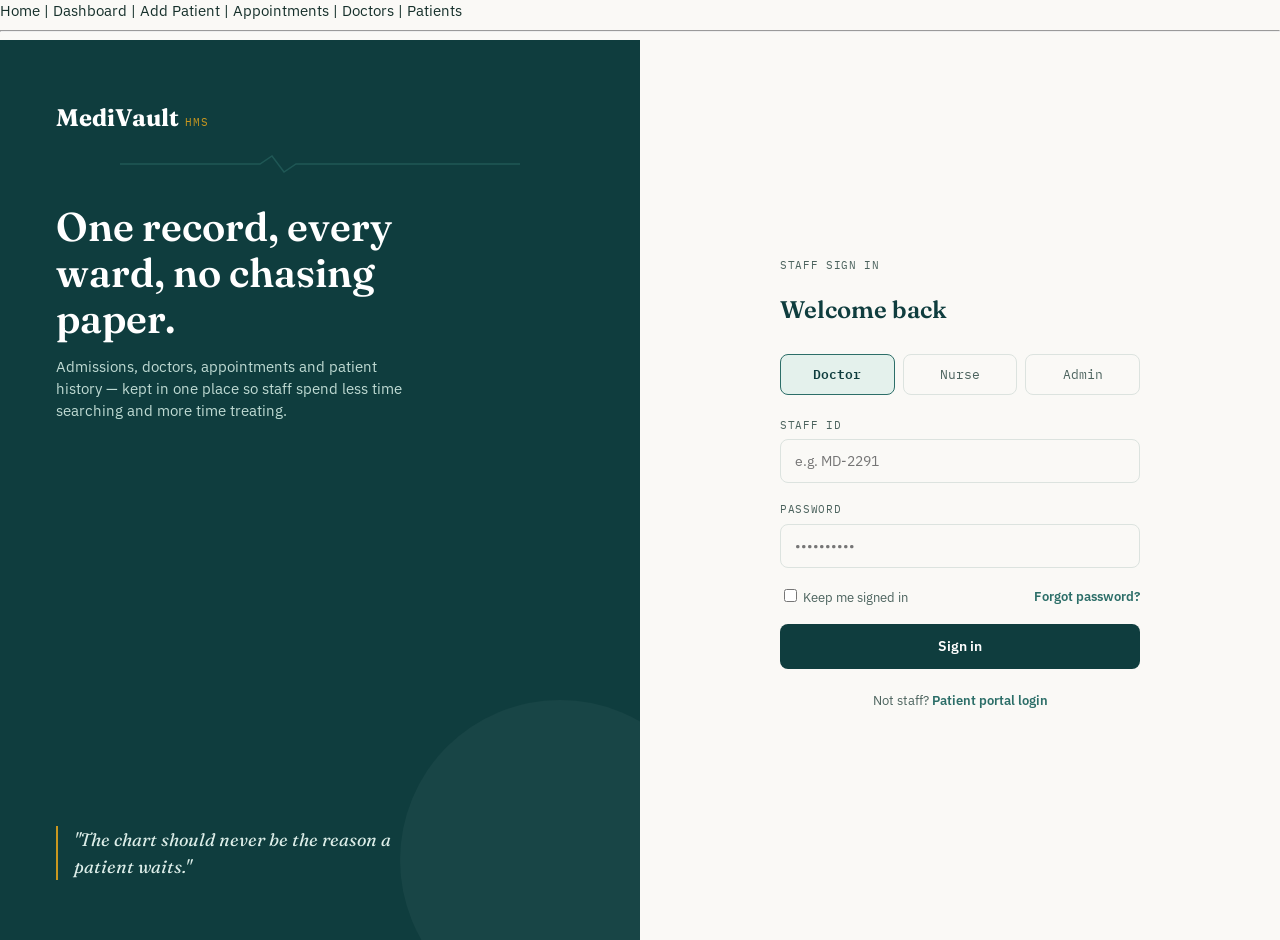
<file: ProjectIIIS/index.html>
<!DOCTYPE html>
<html lang="en">
<head>
<meta charset="UTF-8">
<meta name="viewport" content="width=device-width, initial-scale=1.0">
<title>MediVault — Sign In</title>
<link rel="stylesheet" href="style.css">
</head>
<body>
  <nav>
    <a href="index.html">Home</a> | 
    <a href="dashboard.html">Dashboard</a> | 
    <a href="add-patient.html">Add Patient</a> | 
    <a href="appointments.html">Appointments</a> | 
    <a href="doctors.html">Doctors</a> | 
    <a href="patients.html">Patients</a>
</nav>
<hr>

<div class="auth-shell">

  <!-- Left panel -->
  <div class="auth-side">
    <div>
      <div class="brand">
        <span class="brand-mark">MediVault</span>
        <span class="brand-suffix">HMS</span>
      </div>

      <svg class="pulse-divider" viewBox="0 0 400 20" style="margin:18px 0 30px 0;">
        <path d="M0,10 L140,10 L152,2 L164,18 L176,10 L400,10" />
      </svg>

      <h1>One record, every ward, no chasing paper.</h1>
      <p>Admissions, doctors, appointments and patient history — kept in one place so staff spend less time searching and more time treating.</p>
    </div>

    <div class="auth-quote">
      "The chart should never be the reason a patient waits."
    </div>
  </div>

  <!-- Right panel: form -->
  <div class="auth-form-wrap">
    <div class="auth-form">
      <span class="field-label" style="margin-bottom:18px; display:block;">Staff sign in</span>
      <h2 style="font-size:24px; margin-bottom:26px;">Welcome back</h2>

      <div class="role-toggle">
        <div class="role-option selected">Doctor</div>
        <div class="role-option">Nurse</div>
        <div class="role-option">Admin</div>
      </div>

      <div class="field-group">
        <label class="field-label" for="staff-id">Staff ID</label>
        <input class="field-input" type="text" id="staff-id" placeholder="e.g. MD-2291">
      </div>

      <div class="field-group">
        <label class="field-label" for="password">Password</label>
        <input class="field-input" type="password" id="password" placeholder="••••••••••">
      </div>

      <div class="field-group" style="display:flex; align-items:center; justify-content:space-between; font-size:12.5px; color:var(--ink-soft);">
        <label><input type="checkbox"> Keep me signed in</label>
        <a href="#" style="color:var(--teal-mid); font-weight:600;">Forgot password?</a>
      </div>

      <a href="dashboard.html" class="btn btn-primary btn-block">Sign in</a>

      <p class="auth-footnote">Not staff? <a href="#" style="color:var(--teal-mid); font-weight:600;">Patient portal login</a></p>
      
  
    </div>
  </div>

</div>

</body>
</html>
</file>
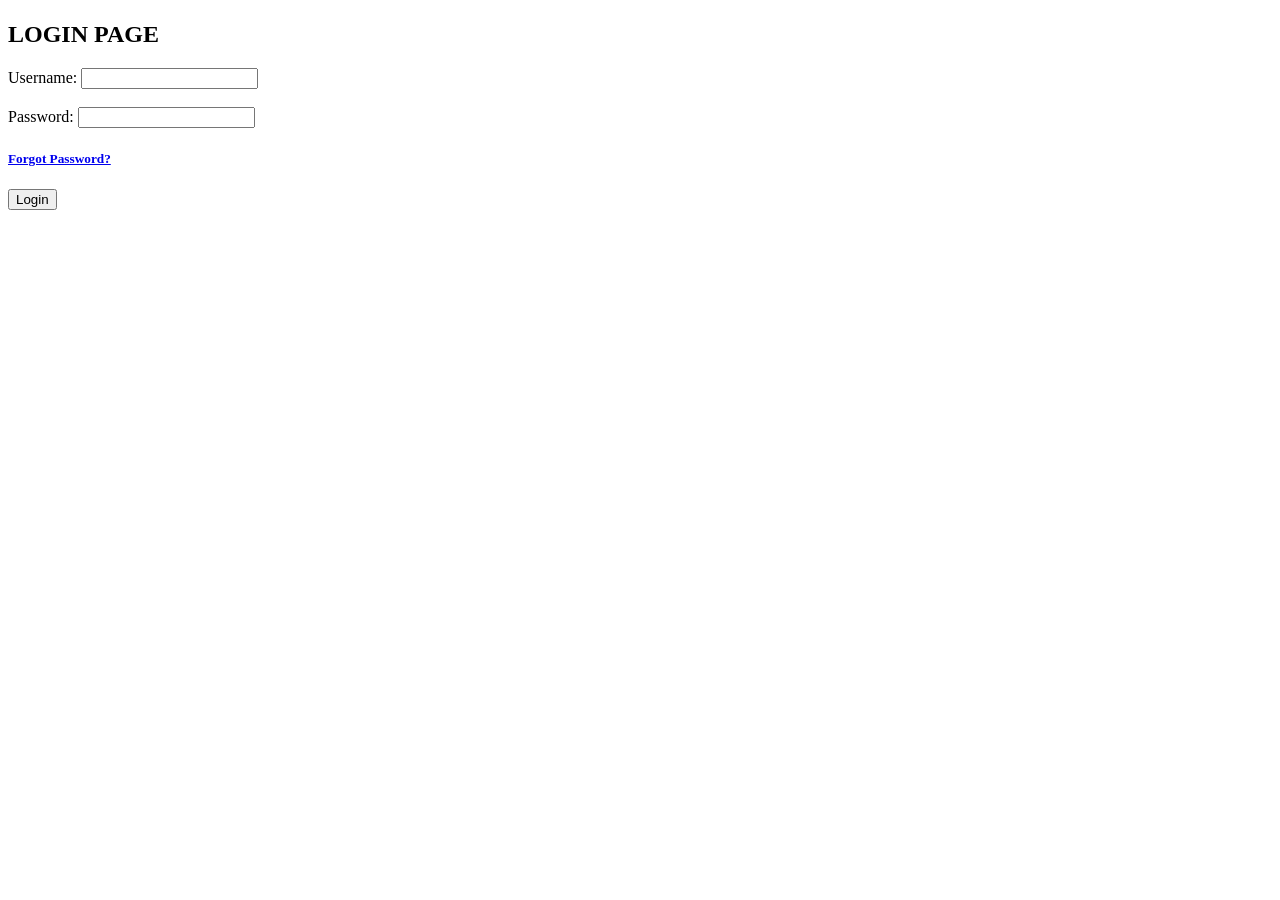
<file: login_Page.html>
<!DOCTYPE html>
<html lang="en">
<head>
    <meta charset="UTF-8">
    <meta name="viewport" content="width=device-width, initial-scale=1.0">
    <title><h1>Time-Table</title></head><h1>
</head>

<body>
<H2> LOGIN PAGE </H2>
<FORM>
    
    <label for="username" placeholder="Enter your username">Username:</label>
    <input type="text" id="username" name="username" required><br><br>

    <label for="password" placeholder="Enter your password">Password:</label>
    <input type="password" id="password" name="password" required><br>
    <h5> <a href="forgot_password.html">Forgot Password?</a></h5>

    <button type="submit">Login</button>

</FORM>
<br><br>
    
</body>
</html>
</HTML>
</file>
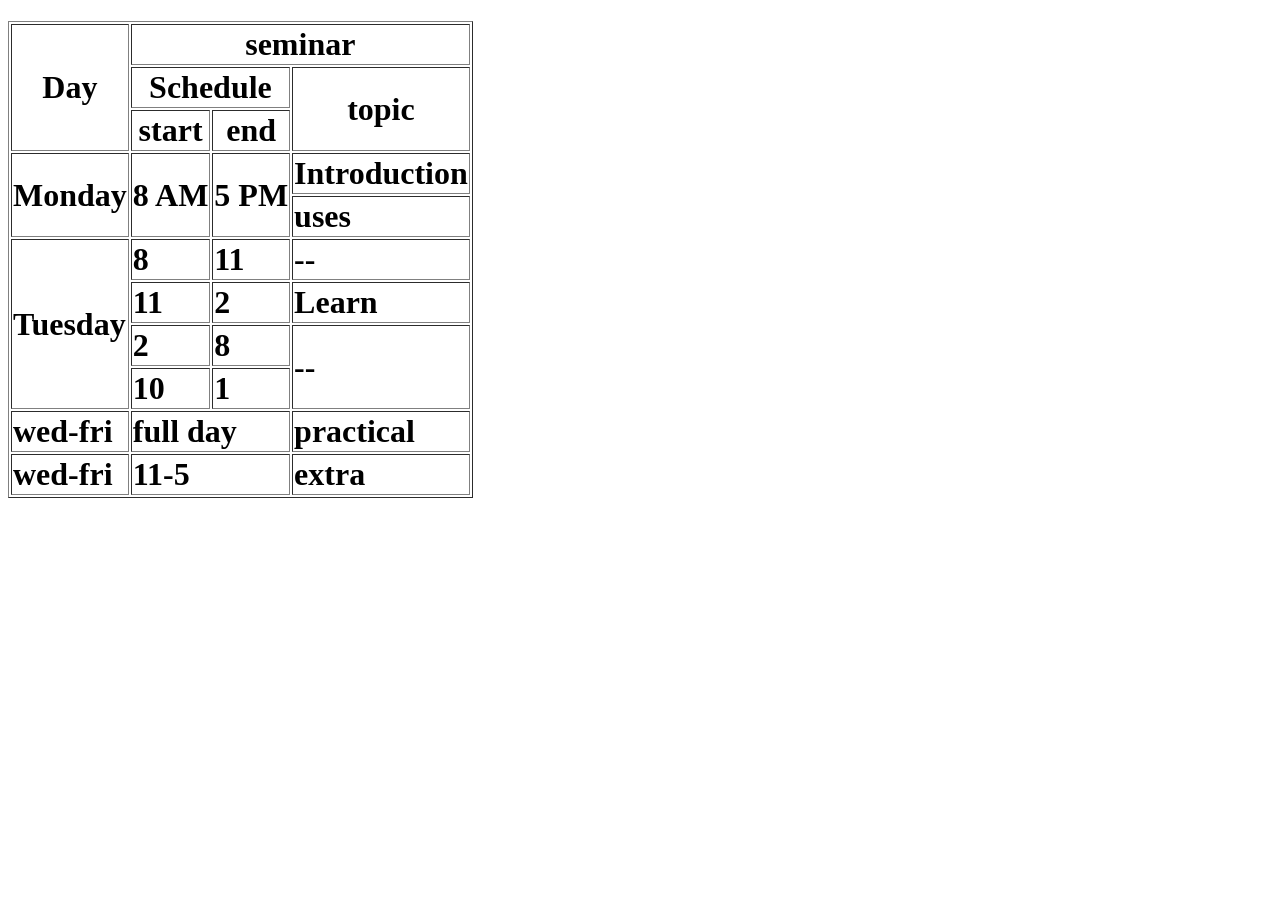
<file: table.htm>
<!DOCTYPE html>
<html lang="en">
<head>
    <meta charset="UTF-8">
    <meta name="viewport" content="width=device-width, initial-scale=1.0">
    <title><h1>Time-Table</title></head><h1>
</head>

<body>
    <table border="1">
        <tr>
            <th rowspan="3">Day</th>
            <th colspan ="3">seminar</th>
        </tr>

        <tr>
            <th colspan="2">Schedule</th>
            <th rowspan="2">topic</th>
        </tr>
<tr>
    <th> start</th>
    <th> end</th>
</tr>

<tr>
    <td rowspan="2">Monday</td>
    <td rowspan="2"> 8 AM</td>
    <td rowspan="2"> 5 PM</td>
    <td>Introduction</td>
</tr>
<tr>
    <td> uses</td>
</tr>

<tr>
    <td rowspan ="4">Tuesday</td>
    <td>8</td>
    <td>11</td>
    <td>--</td>
</tr>
<tr>
    <td>11</td>
    <td>2</td>
    <td>Learn</td>
</tr>
<tr>
    <td>2</td>
    <td>8</td>
    <td rowspan="2">--</td>
</tr>
<tr>
    <Td>10</Td>
    <Td>1</Td>
</tr>

<tr>
    <td>wed-fri</td>
    <td colspan="2">full day</td>
    <td> practical</td>
</tr>
<tr>
    <td>wed-fri</td>
    <td colspan ="2">11-5</td>
    <td>extra</td></td>
</tr>


    </table>
    
</body>
</html>
</file>
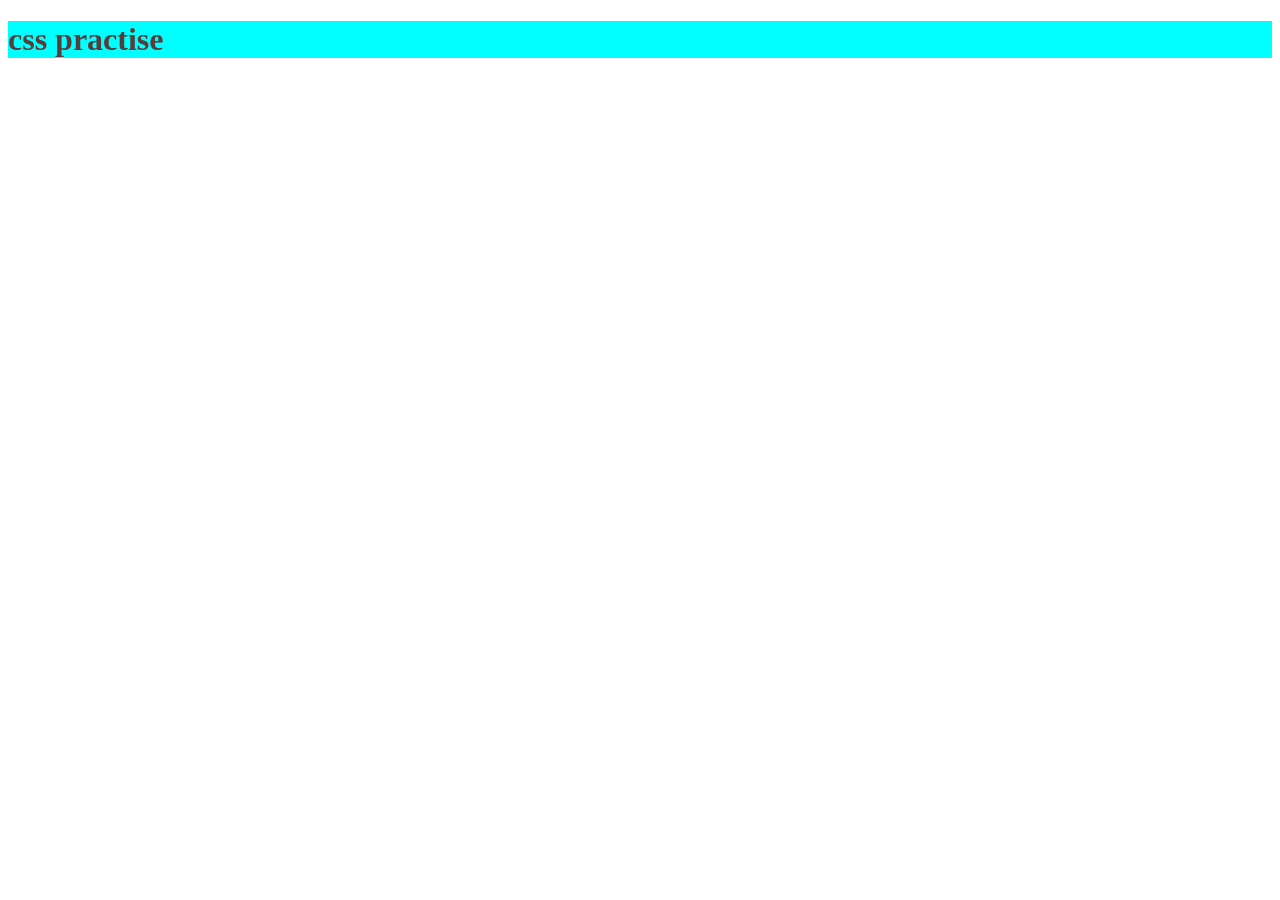
<file: css/practise_2.htm>
<!DOCTYPE html>
<html lang="en">
<head>
    <meta charset="UTF-8">
    <meta name="viewport" content="width=device-width, initial-scale=1.0">
    <title>css practise </title>
    <style>
         h1 {
            color: rgba(114, 3, 3, 0.767);
            background-color: rgb(0, 255, 255);
            

                  }    
                  </style>
</head>
<body>
    <h1>css practise</h1>
</body>
</html>
</file>
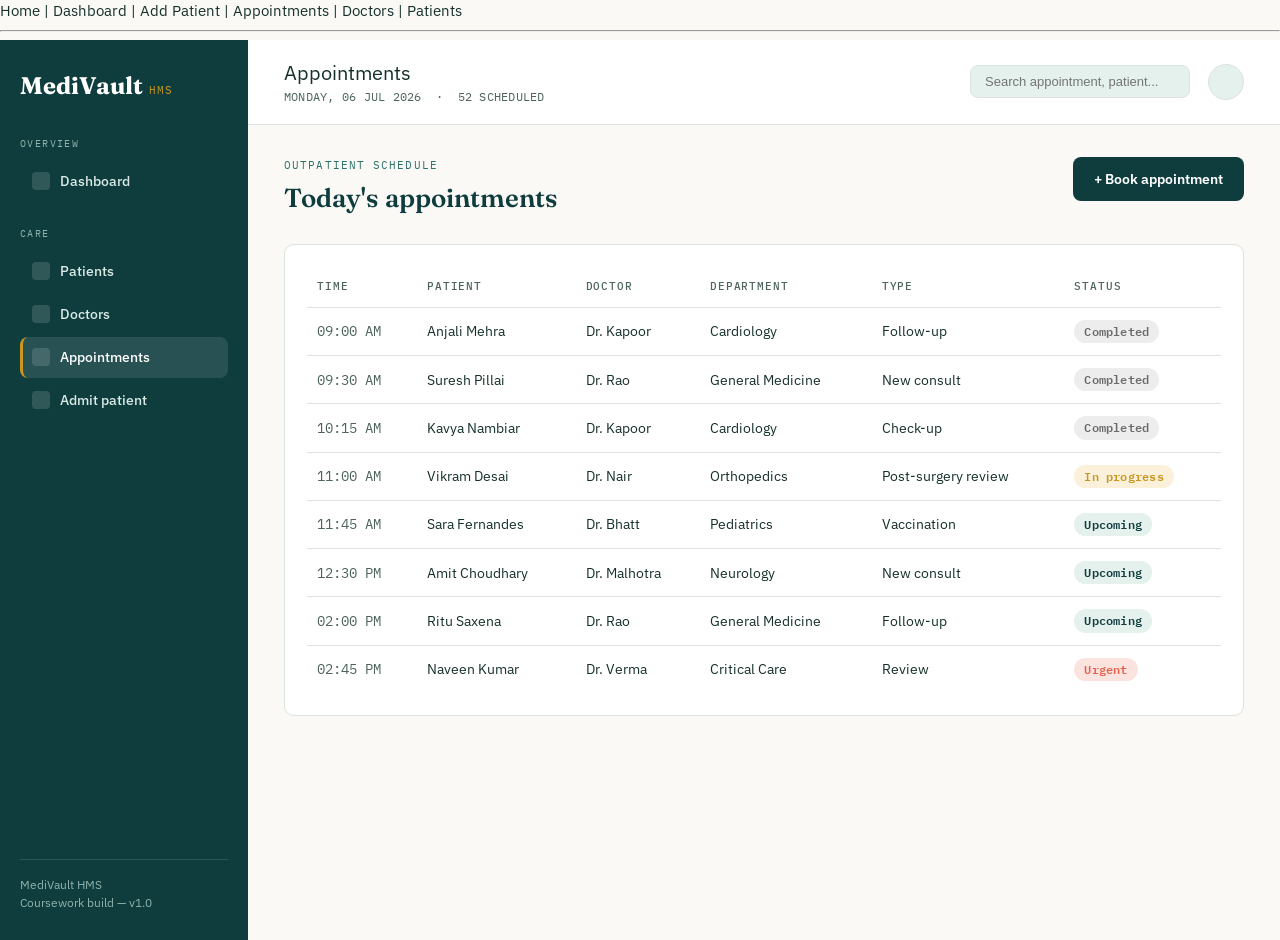
<file: ProjectIIIS/appointments.html>
<!DOCTYPE html>
<html lang="en">
<head>
<meta charset="UTF-8">
<meta name="viewport" content="width=device-width, initial-scale=1.0">
<title>MediVault — Appointments</title>
<link rel="stylesheet" href="style.css">
</head>
<body>
  <nav>
    <a href="index.html">Home</a> | 
    <a href="dashboard.html">Dashboard</a> | 
    <a href="add-patient.html">Add Patient</a> | 
    <a href="appointments.html">Appointments</a> | 
    <a href="doctors.html">Doctors</a> | 
    <a href="patients.html">Patients</a>
</nav>
<hr>

<div class="shell">

  <aside class="sidebar">
    <div class="brand">
      <span class="brand-mark">MediVault</span>
      <span class="brand-suffix">HMS</span>
    </div>

    <nav>
      <div class="nav-group-label">Overview</div>
      <ul class="nav-list">
        <li><a href="dashboard.html"><span class="nav-icon"></span>Dashboard</a></li>
      </ul>

      <div class="nav-group-label">Care</div>
      <ul class="nav-list">
        <li><a href="patients.html"><span class="nav-icon"></span>Patients</a></li>
        <li><a href="doctors.html"><span class="nav-icon"></span>Doctors</a></li>
        <li><a href="appointments.html" class="active"><span class="nav-icon"></span>Appointments</a></li>
        <li><a href="add-patient.html"><span class="nav-icon"></span>Admit patient</a></li>
      </ul>
    </nav>

    <div class="sidebar-footer">
      MediVault HMS<br>Coursework build — v1.0
    </div>
  </aside>

  <div class="main">
    <header class="topbar">
      <div>
        <div class="topbar-title">Appointments</div>
        <div class="topbar-sub">MONDAY, 06 JUL 2026 &nbsp;·&nbsp; 52 SCHEDULED</div>
      </div>
      <div class="topbar-right">
        <input class="search-box" type="text" placeholder="Search appointment, patient...">
        <div class="avatar-chip"><div class="avatar-circle"></div></div>
      </div>
    </header>

    <main class="content">

      <div class="page-header">
        <div>
          <span class="eyebrow">Outpatient schedule</span>
          <h1 style="font-size:26px;">Today's appointments</h1>
        </div>
        <a href="#" class="btn btn-primary">+ Book appointment</a>
      </div>

      <div class="card">
        <table>
          <thead>
            <tr>
              <th>Time</th>
              <th>Patient</th>
              <th>Doctor</th>
              <th>Department</th>
              <th>Type</th>
              <th>Status</th>
            </tr>
          </thead>
          <tbody>
            <tr>
              <td class="mono">09:00 AM</td>
              <td>Anjali Mehra</td>
              <td>Dr. Kapoor</td>
              <td>Cardiology</td>
              <td>Follow-up</td>
              <td><span class="pill discharged">Completed</span></td>
            </tr>
            <tr>
              <td class="mono">09:30 AM</td>
              <td>Suresh Pillai</td>
              <td>Dr. Rao</td>
              <td>General Medicine</td>
              <td>New consult</td>
              <td><span class="pill discharged">Completed</span></td>
            </tr>
            <tr>
              <td class="mono">10:15 AM</td>
              <td>Kavya Nambiar</td>
              <td>Dr. Kapoor</td>
              <td>Cardiology</td>
              <td>Check-up</td>
              <td><span class="pill discharged">Completed</span></td>
            </tr>
            <tr>
              <td class="mono">11:00 AM</td>
              <td>Vikram Desai</td>
              <td>Dr. Nair</td>
              <td>Orthopedics</td>
              <td>Post-surgery review</td>
              <td><span class="pill observation">In progress</span></td>
            </tr>
            <tr>
              <td class="mono">11:45 AM</td>
              <td>Sara Fernandes</td>
              <td>Dr. Bhatt</td>
              <td>Pediatrics</td>
              <td>Vaccination</td>
              <td><span class="pill stable">Upcoming</span></td>
            </tr>
            <tr>
              <td class="mono">12:30 PM</td>
              <td>Amit Choudhary</td>
              <td>Dr. Malhotra</td>
              <td>Neurology</td>
              <td>New consult</td>
              <td><span class="pill stable">Upcoming</span></td>
            </tr>
            <tr>
              <td class="mono">02:00 PM</td>
              <td>Ritu Saxena</td>
              <td>Dr. Rao</td>
              <td>General Medicine</td>
              <td>Follow-up</td>
              <td><span class="pill stable">Upcoming</span></td>
            </tr>
            <tr>
              <td class="mono">02:45 PM</td>
              <td>Naveen Kumar</td>
              <td>Dr. Verma</td>
              <td>Critical Care</td>
              <td>Review</td>
              <td><span class="pill critical">Urgent</span></td>
            </tr>
          </tbody>
        </table>
      </div>

    </main>
  </div>
</div>

</body>
</html>
</file>
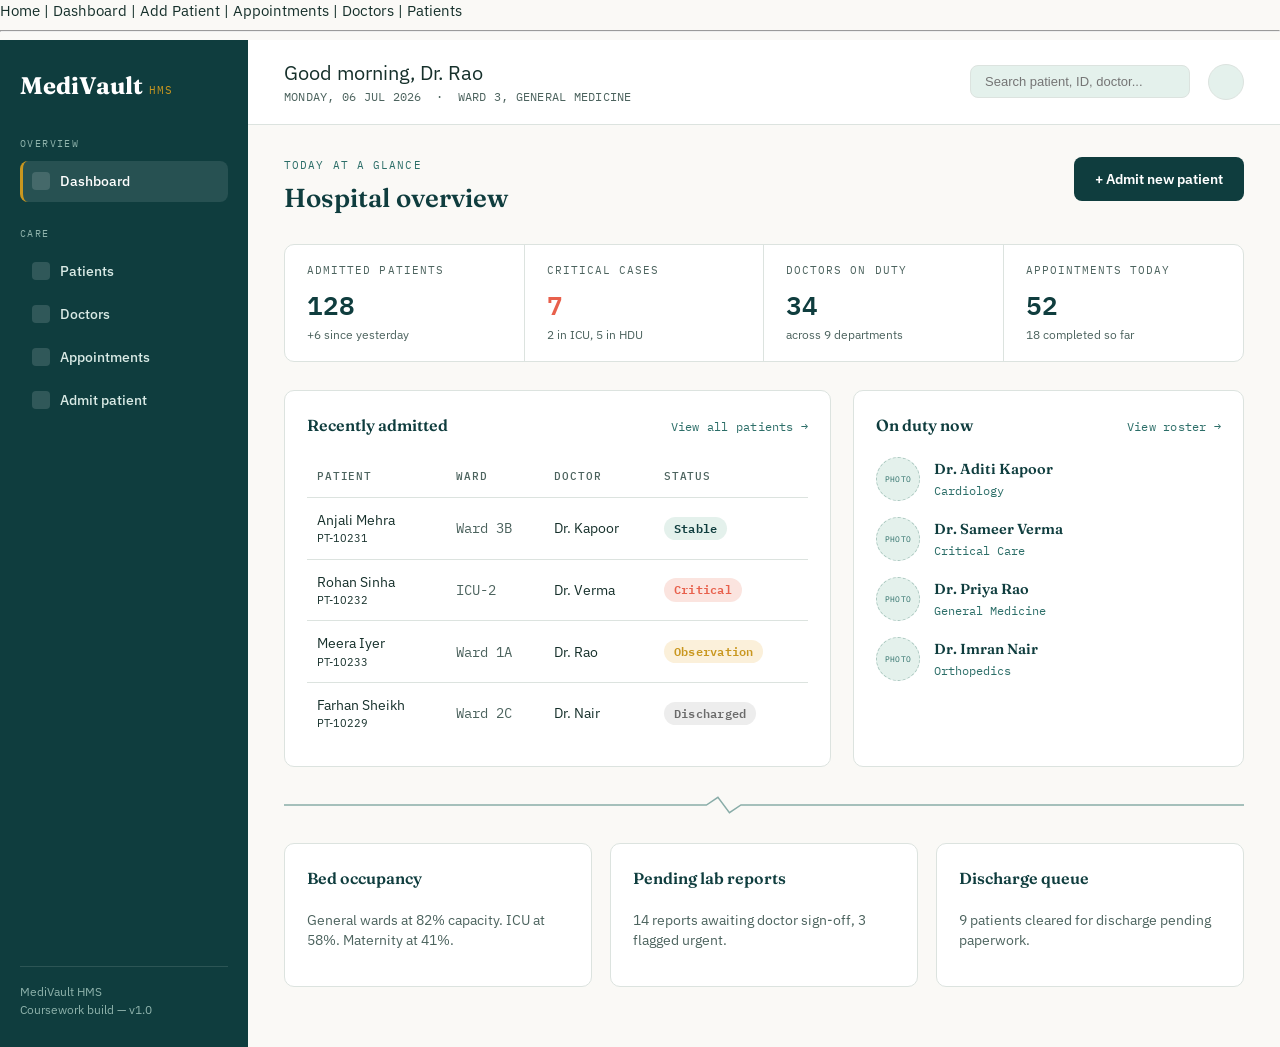
<file: ProjectIIIS/dashboard.html>
<!DOCTYPE html>
<html lang="en">
<head>
<meta charset="UTF-8">
<meta name="viewport" content="width=device-width, initial-scale=1.0">
<title>MediVault — Dashboard</title>
<link rel="stylesheet" href="style.css">
</head>
<body>
<nav>
    <a href="index.html">Home</a> | 
    <a href="dashboard.html">Dashboard</a> | 
    <a href="add-patient.html">Add Patient</a> | 
    <a href="appointments.html">Appointments</a> | 
    <a href="doctors.html">Doctors</a> | 
    <a href="patients.html">Patients</a>
</nav>
<hr>

<div class="shell">

  <!-- Sidebar -->
  <aside class="sidebar">
    <div class="brand">
      <span class="brand-mark">MediVault</span>
      <span class="brand-suffix">HMS</span>
    </div>

    <nav>
      <div class="nav-group-label">Overview</div>
      <ul class="nav-list">
        <li><a href="dashboard.html" class="active"><span class="nav-icon"></span>Dashboard</a></li>
      </ul>

      <div class="nav-group-label">Care</div>
      <ul class="nav-list">
        <li><a href="patients.html"><span class="nav-icon"></span>Patients</a></li>
        <li><a href="doctors.html"><span class="nav-icon"></span>Doctors</a></li>
        <li><a href="appointments.html"><span class="nav-icon"></span>Appointments</a></li>
        <li><a href="add-patient.html"><span class="nav-icon"></span>Admit patient</a></li>
      </ul>
    </nav>

    <div class="sidebar-footer">
      MediVault HMS<br>Coursework build — v1.0
    </div>
  </aside>

  <!-- Main -->
  <div class="main">
    <header class="topbar">
      <div>
        <div class="topbar-title">Good morning, Dr. Rao</div>
        <div class="topbar-sub">MONDAY, 06 JUL 2026 &nbsp;·&nbsp; WARD 3, GENERAL MEDICINE</div>
      </div>
      <div class="topbar-right">
        <input class="search-box" type="text" placeholder="Search patient, ID, doctor...">
        <div class="avatar-chip">
          <div class="avatar-circle"></div>
        </div>
      </div>
    </header>

    <main class="content">

      <div class="page-header">
        <div>
          <span class="eyebrow">Today at a glance</span>
          <h1 style="font-size:26px;">Hospital overview</h1>
        </div>
        <a href="add-patient.html" class="btn btn-primary">+ Admit new patient</a>
      </div>

      <!-- Vitals strip -->
      <div class="vitals-strip">
        <div class="vital">
          <div class="vital-label">Admitted patients</div>
          <div class="vital-value">128</div>
          <div class="vital-delta">+6 since yesterday</div>
        </div>
        <div class="vital">
          <div class="vital-label">Critical cases</div>
          <div class="vital-value alert">7</div>
          <div class="vital-delta">2 in ICU, 5 in HDU</div>
        </div>
        <div class="vital">
          <div class="vital-label">Doctors on duty</div>
          <div class="vital-value">34</div>
          <div class="vital-delta">across 9 departments</div>
        </div>
        <div class="vital">
          <div class="vital-label">Appointments today</div>
          <div class="vital-value">52</div>
          <div class="vital-delta">18 completed so far</div>
        </div>
      </div>

      <div class="grid-2">
        <!-- Recent patients -->
        <div class="card">
          <div class="card-header">
            <h3>Recently admitted</h3>
            <a href="patients.html" class="link-small">View all patients →</a>
          </div>
          <table>
            <thead>
              <tr><th>Patient</th><th>Ward</th><th>Doctor</th><th>Status</th></tr>
            </thead>
            <tbody>
              <tr>
                <td>Anjali Mehra <span class="mono" style="display:block; font-size:11px;">PT-10231</span></td>
                <td class="mono">Ward 3B</td>
                <td>Dr. Kapoor</td>
                <td><span class="pill stable">Stable</span></td>
              </tr>
              <tr>
                <td>Rohan Sinha <span class="mono" style="display:block; font-size:11px;">PT-10232</span></td>
                <td class="mono">ICU-2</td>
                <td>Dr. Verma</td>
                <td><span class="pill critical">Critical</span></td>
              </tr>
              <tr>
                <td>Meera Iyer <span class="mono" style="display:block; font-size:11px;">PT-10233</span></td>
                <td class="mono">Ward 1A</td>
                <td>Dr. Rao</td>
                <td><span class="pill observation">Observation</span></td>
              </tr>
              <tr>
                <td>Farhan Sheikh <span class="mono" style="display:block; font-size:11px;">PT-10229</span></td>
                <td class="mono">Ward 2C</td>
                <td>Dr. Nair</td>
                <td><span class="pill discharged">Discharged</span></td>
              </tr>
            </tbody>
          </table>
        </div>

        <!-- On duty doctors -->
        <div class="card">
          <div class="card-header">
            <h3>On duty now</h3>
            <a href="doctors.html" class="link-small">View roster →</a>
          </div>

          <div style="display:flex; flex-direction:column; gap:16px;">
            <div class="doctor-card">
              <div class="img-placeholder" style="width:44px; height:44px; border-radius:50%; font-size:8px;">PHOTO</div>
              <div class="doctor-info">
                <h4>Dr. Aditi Kapoor</h4>
                <div class="spec">Cardiology</div>
              </div>
            </div>
            <div class="doctor-card">
              <div class="img-placeholder" style="width:44px; height:44px; border-radius:50%; font-size:8px;">PHOTO</div>
              <div class="doctor-info">
                <h4>Dr. Sameer Verma</h4>
                <div class="spec">Critical Care</div>
              </div>
            </div>
            <div class="doctor-card">
              <div class="img-placeholder" style="width:44px; height:44px; border-radius:50%; font-size:8px;">PHOTO</div>
              <div class="doctor-info">
                <h4>Dr. Priya Rao</h4>
                <div class="spec">General Medicine</div>
              </div>
            </div>
            <div class="doctor-card">
              <div class="img-placeholder" style="width:44px; height:44px; border-radius:50%; font-size:8px;">PHOTO</div>
              <div class="doctor-info">
                <h4>Dr. Imran Nair</h4>
                <div class="spec">Orthopedics</div>
              </div>
            </div>
          </div>
        </div>
      </div>

      <svg class="pulse-divider" viewBox="0 0 1000 20" style="margin:28px 0;">
        <path d="M0,10 L440,10 L452,2 L464,18 L476,10 L1000,10" />
      </svg>

      <div class="grid-3">
        <div class="card">
          <div class="card-header"><h3>Bed occupancy</h3></div>
          <p style="color:var(--ink-soft); font-size:13.5px;">General wards at 82% capacity. ICU at 58%. Maternity at 41%.</p>
        </div>
        <div class="card">
          <div class="card-header"><h3>Pending lab reports</h3></div>
          <p style="color:var(--ink-soft); font-size:13.5px;">14 reports awaiting doctor sign-off, 3 flagged urgent.</p>
        </div>
        <div class="card">
          <div class="card-header"><h3>Discharge queue</h3></div>
          <p style="color:var(--ink-soft); font-size:13.5px;">9 patients cleared for discharge pending paperwork.</p>
        </div>
      </div>

    </main>
  </div>
</div>

</body>
</html>
</file>
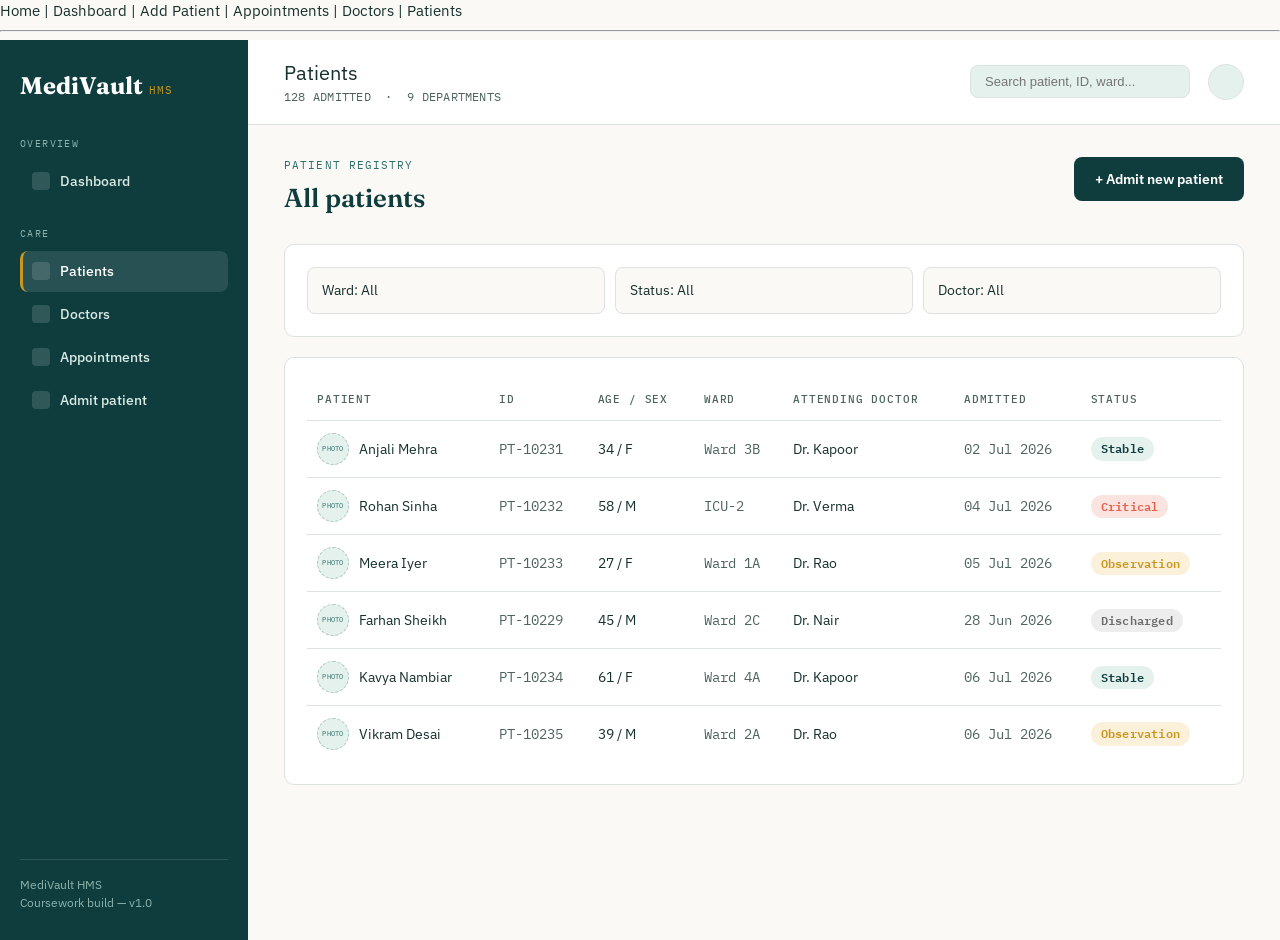
<file: ProjectIIIS/patients.html>
<!DOCTYPE html>
<html lang="en">
<head>
<meta charset="UTF-8">
<meta name="viewport" content="width=device-width, initial-scale=1.0">
<title>MediVault — Patients</title>
<link rel="stylesheet" href="style.css">
</head>
<body>
  <nav>
    <a href="index.html">Home</a> | 
    <a href="dashboard.html">Dashboard</a> | 
    <a href="add-patient.html">Add Patient</a> | 
    <a href="appointments.html">Appointments</a> | 
    <a href="doctors.html">Doctors</a> | 
    <a href="patients.html">Patients</a>
</nav>
<hr>

<div class="shell">

  <aside class="sidebar">
    <div class="brand">
      <span class="brand-mark">MediVault</span>
      <span class="brand-suffix">HMS</span>
    </div>

    <nav>
      <div class="nav-group-label">Overview</div>
      <ul class="nav-list">
        <li><a href="dashboard.html"><span class="nav-icon"></span>Dashboard</a></li>
      </ul>

      <div class="nav-group-label">Care</div>
      <ul class="nav-list">
        <li><a href="patients.html" class="active"><span class="nav-icon"></span>Patients</a></li>
        <li><a href="doctors.html"><span class="nav-icon"></span>Doctors</a></li>
        <li><a href="appointments.html"><span class="nav-icon"></span>Appointments</a></li>
        <li><a href="add-patient.html"><span class="nav-icon"></span>Admit patient</a></li>
      </ul>
    </nav>

    <div class="sidebar-footer">
      MediVault HMS<br>Coursework build — v1.0
    </div>
  </aside>

  <div class="main">
    <header class="topbar">
      <div>
        <div class="topbar-title">Patients</div>
        <div class="topbar-sub">128 ADMITTED &nbsp;·&nbsp; 9 DEPARTMENTS</div>
      </div>
      <div class="topbar-right">
        <input class="search-box" type="text" placeholder="Search patient, ID, ward...">
        <div class="avatar-chip"><div class="avatar-circle"></div></div>
      </div>
    </header>

    <main class="content">

      <div class="page-header">
        <div>
          <span class="eyebrow">Patient registry</span>
          <h1 style="font-size:26px;">All patients</h1>
        </div>
        <a href="add-patient.html" class="btn btn-primary">+ Admit new patient</a>
      </div>

      <div class="card" style="margin-bottom:20px; display:flex; gap:10px;">
        <div class="field-input" style="width:auto; flex:1; background:var(--bg);">Ward: All</div>
        <div class="field-input" style="width:auto; flex:1; background:var(--bg);">Status: All</div>
        <div class="field-input" style="width:auto; flex:1; background:var(--bg);">Doctor: All</div>
      </div>

      <div class="card">
        <table>
          <thead>
            <tr>
              <th>Patient</th>
              <th>ID</th>
              <th>Age / Sex</th>
              <th>Ward</th>
              <th>Attending doctor</th>
              <th>Admitted</th>
              <th>Status</th>
            </tr>
          </thead>
          <tbody>
            <tr>
              <td style="display:flex; align-items:center; gap:10px;">
                <div class="img-placeholder" style="width:32px; height:32px; border-radius:50%; font-size:7px;">PHOTO</div>
                Anjali Mehra
              </td>
              <td class="mono">PT-10231</td>
              <td>34 / F</td>
              <td class="mono">Ward 3B</td>
              <td>Dr. Kapoor</td>
              <td class="mono">02 Jul 2026</td>
              <td><span class="pill stable">Stable</span></td>
            </tr>
            <tr>
              <td style="display:flex; align-items:center; gap:10px;">
                <div class="img-placeholder" style="width:32px; height:32px; border-radius:50%; font-size:7px;">PHOTO</div>
                Rohan Sinha
              </td>
              <td class="mono">PT-10232</td>
              <td>58 / M</td>
              <td class="mono">ICU-2</td>
              <td>Dr. Verma</td>
              <td class="mono">04 Jul 2026</td>
              <td><span class="pill critical">Critical</span></td>
            </tr>
            <tr>
              <td style="display:flex; align-items:center; gap:10px;">
                <div class="img-placeholder" style="width:32px; height:32px; border-radius:50%; font-size:7px;">PHOTO</div>
                Meera Iyer
              </td>
              <td class="mono">PT-10233</td>
              <td>27 / F</td>
              <td class="mono">Ward 1A</td>
              <td>Dr. Rao</td>
              <td class="mono">05 Jul 2026</td>
              <td><span class="pill observation">Observation</span></td>
            </tr>
            <tr>
              <td style="display:flex; align-items:center; gap:10px;">
                <div class="img-placeholder" style="width:32px; height:32px; border-radius:50%; font-size:7px;">PHOTO</div>
                Farhan Sheikh
              </td>
              <td class="mono">PT-10229</td>
              <td>45 / M</td>
              <td class="mono">Ward 2C</td>
              <td>Dr. Nair</td>
              <td class="mono">28 Jun 2026</td>
              <td><span class="pill discharged">Discharged</span></td>
            </tr>
            <tr>
              <td style="display:flex; align-items:center; gap:10px;">
                <div class="img-placeholder" style="width:32px; height:32px; border-radius:50%; font-size:7px;">PHOTO</div>
                Kavya Nambiar
              </td>
              <td class="mono">PT-10234</td>
              <td>61 / F</td>
              <td class="mono">Ward 4A</td>
              <td>Dr. Kapoor</td>
              <td class="mono">06 Jul 2026</td>
              <td><span class="pill stable">Stable</span></td>
            </tr>
            <tr>
              <td style="display:flex; align-items:center; gap:10px;">
                <div class="img-placeholder" style="width:32px; height:32px; border-radius:50%; font-size:7px;">PHOTO</div>
                Vikram Desai
              </td>
              <td class="mono">PT-10235</td>
              <td>39 / M</td>
              <td class="mono">Ward 2A</td>
              <td>Dr. Rao</td>
              <td class="mono">06 Jul 2026</td>
              <td><span class="pill observation">Observation</span></td>
            </tr>
          </tbody>
        </table>
      </div>

    </main>
  </div>
</div>

</body>
</html>
</file>
<file: ProjectIIIS/style.css>
/* =========================================================
   MEDIVAULT — Hospital Management System
   Design tokens
   ========================================================= */
@import url('https://fonts.googleapis.com/css2?family=Fraunces:opsz,wght@9..144,400;9..144,500;9..144,600;9..144,700&family=IBM+Plex+Sans:wght@400;500;600;700&family=IBM+Plex+Mono:wght@400;500;600&display=swap');
 
:root {
  /* Color */
  --bg:        #FAF9F6;
  --surface:   #FFFFFF;
  --ink:       #16302B;
  --ink-soft:  #4C635E;
  --teal-deep: #0F3D3E;
  --teal-mid:  #2C6E68;
  --mint:      #E4F1EC;
  --coral:     #E8604C;
  --gold:      #C9971F;
  --border:    #DCE3DF;
 
  /* Type */
  --font-display: 'Fraunces', serif;
  --font-body: 'IBM Plex Sans', sans-serif;
  --font-mono: 'IBM Plex Mono', monospace;
 
  /* Layout */
  --sidebar-w: 248px;
  --radius: 10px;
}
 
* { box-sizing: border-box; }
 
html, body {
  margin: 0;
  padding: 0;
  background: var(--bg);
  color: var(--ink);
  font-family: var(--font-body);
  font-size: 15px;
  line-height: 1.5;
}
 
h1, h2, h3, h4 {
  font-family: var(--font-display);
  color: var(--teal-deep);
  margin: 0 0 4px 0;
  font-weight: 600;
}
 
a { color: inherit; text-decoration: none; }
 
/* =========================================================
   Signature element: the pulse-line divider.
   A single continuous heartbeat trace used sparingly —
   at page headers and as a section rule — instead of a
   generic gradient bar or drop shadow.
   ========================================================= */
.pulse-divider {
  width: 100%;
  height: 20px;
  display: block;
}
.pulse-divider path {
  fill: none;
  stroke: var(--teal-mid);
  stroke-width: 1.5;
  opacity: 0.55;
}
 
/* =========================================================
   Shell layout: sidebar + top bar + content
   ========================================================= */
.shell {
  display: flex;
  min-height: 100vh;
}
 
.sidebar {
  width: var(--sidebar-w);
  flex-shrink: 0;
  background: var(--teal-deep);
  color: #EAF3F0;
  padding: 28px 20px;
  display: flex;
  flex-direction: column;
  gap: 32px;
}
 
.brand {
  display: flex;
  align-items: baseline;
  gap: 6px;
}
.brand-mark {
  font-family: var(--font-display);
  font-size: 24px;
  font-weight: 700;
  color: #FFFFFF;
}
.brand-suffix {
  font-family: var(--font-mono);
  font-size: 11px;
  letter-spacing: 0.08em;
  color: var(--gold);
  text-transform: uppercase;
}
 
.nav-group-label {
  font-family: var(--font-mono);
  font-size: 10px;
  letter-spacing: 0.14em;
  text-transform: uppercase;
  color: #8FB3AC;
  margin-bottom: 10px;
}
 
.nav-list {
  list-style: none;
  margin: 0 0 24px 0;
  padding: 0;
  display: flex;
  flex-direction: column;
  gap: 2px;
}
 
.nav-list a {
  display: flex;
  align-items: center;
  gap: 10px;
  padding: 10px 12px;
  border-radius: 8px;
  font-size: 14px;
  font-weight: 500;
  color: #D9EAE5;
}
 
.nav-list a.active {
  background: rgba(255,255,255,0.1);
  color: #FFFFFF;
  border-left: 3px solid var(--gold);
  padding-left: 9px;
}
 
.nav-list a:hover { background: rgba(255,255,255,0.06); }
 
.nav-icon {
  width: 18px;
  height: 18px;
  border-radius: 4px;
  background: rgba(255,255,255,0.14);
  flex-shrink: 0;
}
 
.sidebar-footer {
  margin-top: auto;
  border-top: 1px solid rgba(255,255,255,0.12);
  padding-top: 16px;
  font-size: 12px;
  color: #8FB3AC;
}
 
/* Main column */
.main {
  flex: 1;
  min-width: 0;
  display: flex;
  flex-direction: column;
}
 
.topbar {
  background: var(--surface);
  border-bottom: 1px solid var(--border);
  padding: 18px 36px;
  display: flex;
  align-items: center;
  justify-content: space-between;
}
 
.topbar-title { font-size: 20px; }
.topbar-sub {
  font-family: var(--font-mono);
  font-size: 12px;
  color: var(--ink-soft);
  letter-spacing: 0.02em;
}
 
.topbar-right {
  display: flex;
  align-items: center;
  gap: 18px;
}
 
.search-box {
  border: 1px solid var(--border);
  border-radius: 8px;
  padding: 8px 14px;
  font-size: 13px;
  color: var(--ink-soft);
  background: var(--mint);
  min-width: 220px;
}
 
.avatar-chip {
  display: flex;
  align-items: center;
  gap: 10px;
}
 
.avatar-circle {
  width: 36px;
  height: 36px;
  border-radius: 50%;
  background: var(--mint);
  border: 1px solid var(--border);
}
 
.content {
  padding: 32px 36px 60px 36px;
}
 
/* =========================================================
   Vitals strip — dashboard readout row.
   Deliberately restrained: thin rules, mono numerals,
   small-caps labels. Not a neon ECG line.
   ========================================================= */
.vitals-strip {
  display: grid;
  grid-template-columns: repeat(4, 1fr);
  border: 1px solid var(--border);
  border-radius: var(--radius);
  background: var(--surface);
  margin-bottom: 28px;
  overflow: hidden;
}
.vital {
  padding: 18px 22px;
  border-right: 1px solid var(--border);
}
.vital:last-child { border-right: none; }
.vital-label {
  font-family: var(--font-mono);
  font-size: 10.5px;
  letter-spacing: 0.1em;
  text-transform: uppercase;
  color: var(--ink-soft);
  margin-bottom: 6px;
}
.vital-value {
  font-family: var(--font-mono);
  font-size: 26px;
  font-weight: 600;
  color: var(--teal-deep);
}
.vital-value.alert { color: var(--coral); }
.vital-delta {
  font-size: 11.5px;
  color: var(--ink-soft);
  margin-top: 2px;
}
 
/* Cards / grids */
.grid-2 { display: grid; grid-template-columns: 1.4fr 1fr; gap: 22px; }
.grid-3 { display: grid; grid-template-columns: repeat(3, 1fr); gap: 18px; }
 
.card {
  background: var(--surface);
  border: 1px solid var(--border);
  border-radius: var(--radius);
  padding: 22px;
}
 
.card-header {
  display: flex;
  align-items: baseline;
  justify-content: space-between;
  margin-bottom: 16px;
}
 
.card-header h3 { font-size: 16px; }
 
.link-small {
  font-family: var(--font-mono);
  font-size: 11.5px;
  color: var(--teal-mid);
  letter-spacing: 0.02em;
}
 
/* Tables */
table { width: 100%; border-collapse: collapse; }
th, td {
  text-align: left;
  padding: 12px 10px;
  border-bottom: 1px solid var(--border);
  font-size: 13.5px;
}
th {
  font-family: var(--font-mono);
  font-size: 10.5px;
  letter-spacing: 0.08em;
  text-transform: uppercase;
  color: var(--ink-soft);
  font-weight: 500;
}
tr:last-child td { border-bottom: none; }
td.mono { font-family: var(--font-mono); color: var(--ink-soft); }
 
/* Status pills */
.pill {
  display: inline-block;
  padding: 3px 10px;
  border-radius: 100px;
  font-size: 11.5px;
  font-weight: 600;
  font-family: var(--font-mono);
  letter-spacing: 0.02em;
}
.pill.stable   { background: var(--mint); color: var(--teal-deep); }
.pill.critical { background: #FBE4DF; color: var(--coral); }
.pill.observation { background: #FBF0DA; color: var(--gold); }
.pill.discharged { background: #EDEDED; color: #6B6B6B; }
 
/* Buttons */
.btn {
  display: inline-flex;
  align-items: center;
  justify-content: center;
  gap: 8px;
  border-radius: 8px;
  padding: 11px 20px;
  font-size: 13.5px;
  font-weight: 600;
  font-family: var(--font-body);
  border: 1px solid transparent;
  cursor: pointer;
}
.btn-primary { background: var(--teal-deep); color: #FFFFFF; }
.btn-secondary { background: var(--surface); color: var(--teal-deep); border-color: var(--border); }
.btn-outline-coral { background: #FFFFFF; color: var(--coral); border-color: #F1C6BC; }
.btn-block { width: 100%; }
 
/* Image placeholders — for later asset insertion.
   Labeled boxes instead of broken <img> tags. */
.img-placeholder {
  background: var(--mint);
  border: 1px dashed #A9C7BF;
  border-radius: 8px;
  display: flex;
  align-items: center;
  justify-content: center;
  color: var(--teal-mid);
  font-family: var(--font-mono);
  font-size: 10.5px;
  letter-spacing: 0.04em;
  text-align: center;
  text-transform: uppercase;
}
 
/* =========================================================
   Login page (index.html) — full screen, no sidebar
   ========================================================= */
.auth-shell {
  min-height: 100vh;
  display: grid;
  grid-template-columns: 1fr 1fr;
}
 
.auth-side {
  background: var(--teal-deep);
  color: #EAF3F0;
  padding: 60px 56px;
  display: flex;
  flex-direction: column;
  justify-content: space-between;
  position: relative;
  overflow: hidden;
}
 
.auth-side::after {
  content: "";
  position: absolute;
  right: -80px;
  bottom: -80px;
  width: 320px;
  height: 320px;
  border-radius: 50%;
  background: rgba(255,255,255,0.04);
}
 
.auth-side h1 {
  color: #FFFFFF;
  font-size: 40px;
  max-width: 380px;
  line-height: 1.15;
}
 
.auth-side p {
  color: #BFDAD3;
  max-width: 360px;
  font-size: 14.5px;
}
 
.auth-quote {
  font-family: var(--font-display);
  font-style: italic;
  font-size: 18px;
  color: #DCEDE8;
  max-width: 340px;
  border-left: 2px solid var(--gold);
  padding-left: 16px;
}
 
.auth-form-wrap {
  display: flex;
  align-items: center;
  justify-content: center;
  padding: 40px;
}
 
.auth-form {
  width: 100%;
  max-width: 360px;
}
 
.field-group { margin-bottom: 18px; }
.field-label {
  display: block;
  font-family: var(--font-mono);
  font-size: 11px;
  letter-spacing: 0.06em;
  text-transform: uppercase;
  color: var(--ink-soft);
  margin-bottom: 6px;
}
.field-input {
  width: 100%;
  padding: 12px 14px;
  border: 1px solid var(--border);
  border-radius: 8px;
  font-size: 14px;
  font-family: var(--font-body);
  background: var(--bg);
  color: var(--ink);
}
 
.role-toggle {
  display: flex;
  gap: 8px;
  margin-bottom: 22px;
}
.role-option {
  flex: 1;
  text-align: center;
  padding: 10px;
  border: 1px solid var(--border);
  border-radius: 8px;
  font-size: 12.5px;
  font-family: var(--font-mono);
  color: var(--ink-soft);
}
.role-option.selected {
  background: var(--mint);
  border-color: var(--teal-mid);
  color: var(--teal-deep);
  font-weight: 600;
}
 
.auth-footnote {
  margin-top: 22px;
  font-size: 12.5px;
  color: var(--ink-soft);
  text-align: center;
}
 
/* Page header used on interior pages */
.page-header {
  display: flex;
  align-items: flex-start;
  justify-content: space-between;
  margin-bottom: 22px;
}
.page-header .eyebrow {
  font-family: var(--font-mono);
  font-size: 11px;
  letter-spacing: 0.1em;
  text-transform: uppercase;
  color: var(--teal-mid);
  margin-bottom: 6px;
  display: block;
}
 
/* Form page (add-patient.html) */
.form-grid {
  display: grid;
  grid-template-columns: 1fr 1fr;
  gap: 18px;
}
.form-grid .full { grid-column: 1 / -1; }
textarea.field-input { resize: vertical; min-height: 90px; }
 
.section-title {
  font-family: var(--font-mono);
  font-size: 11px;
  letter-spacing: 0.1em;
  text-transform: uppercase;
  color: var(--ink-soft);
  margin: 26px 0 14px 0;
  padding-top: 18px;
  border-top: 1px solid var(--border);
}
.section-title:first-child { border-top: none; padding-top: 0; margin-top: 0; }
 
.form-actions {
  display: flex;
  gap: 12px;
  margin-top: 28px;
  justify-content: flex-end;
}
 
/* Doctor cards */
.doctor-card { display: flex; gap: 14px; align-items: center; }
.doctor-info h4 { font-size: 14.5px; margin-bottom: 2px; }
.doctor-info .spec {
  font-family: var(--font-mono);
  font-size: 11.5px;
  color: var(--teal-mid);
}
.doctor-info .meta {
  font-size: 12px;
  color: var(--ink-soft);
  margin-top: 4px;
}
 
/* Responsive */
@media (max-width: 900px) {
  .shell { flex-direction: column; }
  .sidebar { width: 100%; flex-direction: row; align-items: center; padding: 14px 20px; }
  .nav-list { flex-direction: row; flex-wrap: wrap; }
  .sidebar-footer { display: none; }
  .grid-2, .grid-3, .vitals-strip, .form-grid { grid-template-columns: 1fr; }
  .auth-shell { grid-template-columns: 1fr; }
  .auth-side { display: none; }
}
</file>
